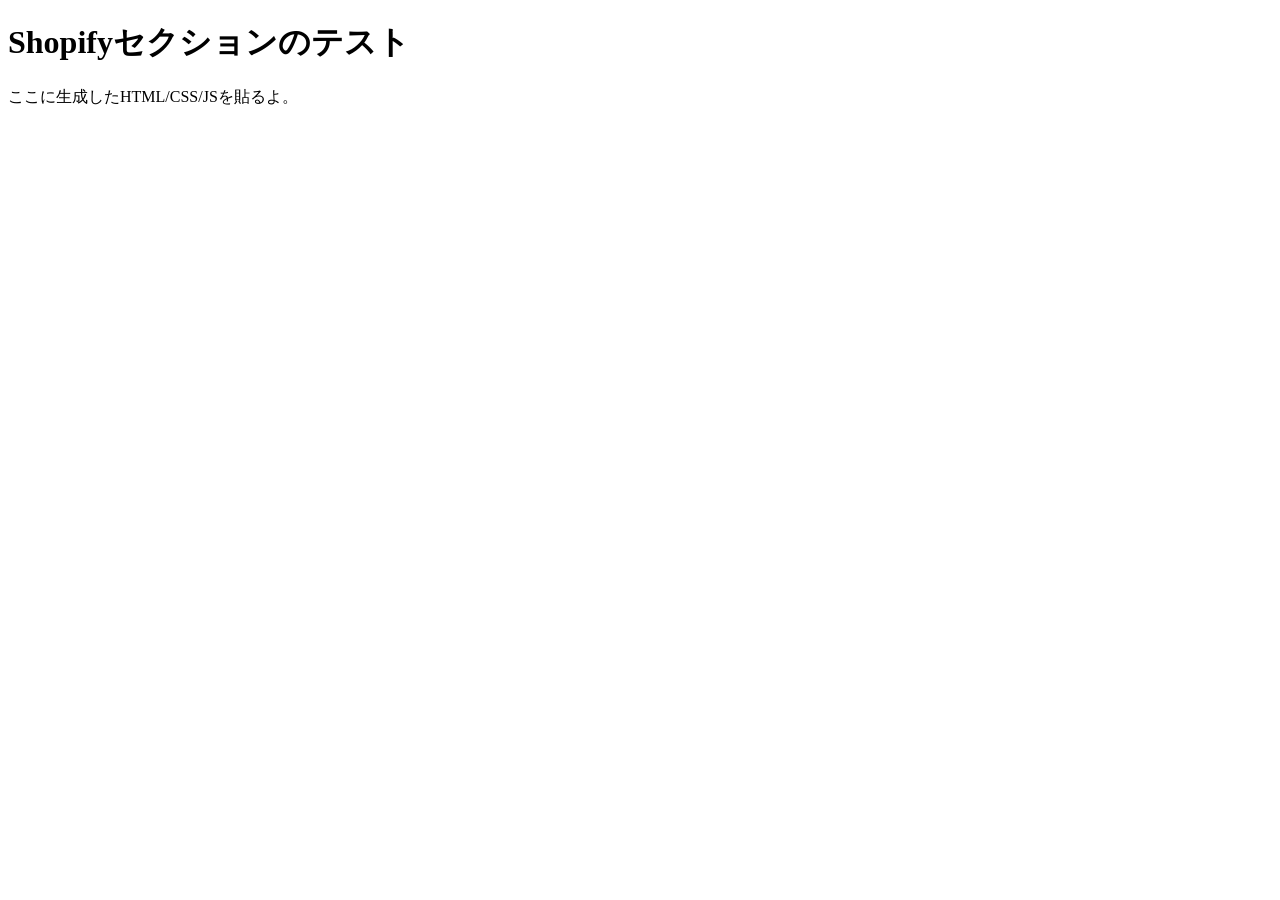
<file: index.html>
<!DOCTYPE html>
<html lang="en">
<head>
    <meta charset="UTF-8">
    <meta name="viewport" content="width=device-width, initial-scale=1.0">
    <title>Document</title>
</head>
<body>
    <h1>Shopifyセクションのテスト</h1>
<p>ここに生成したHTML/CSS/JSを貼るよ。</p>

</body>
</html>
</file>
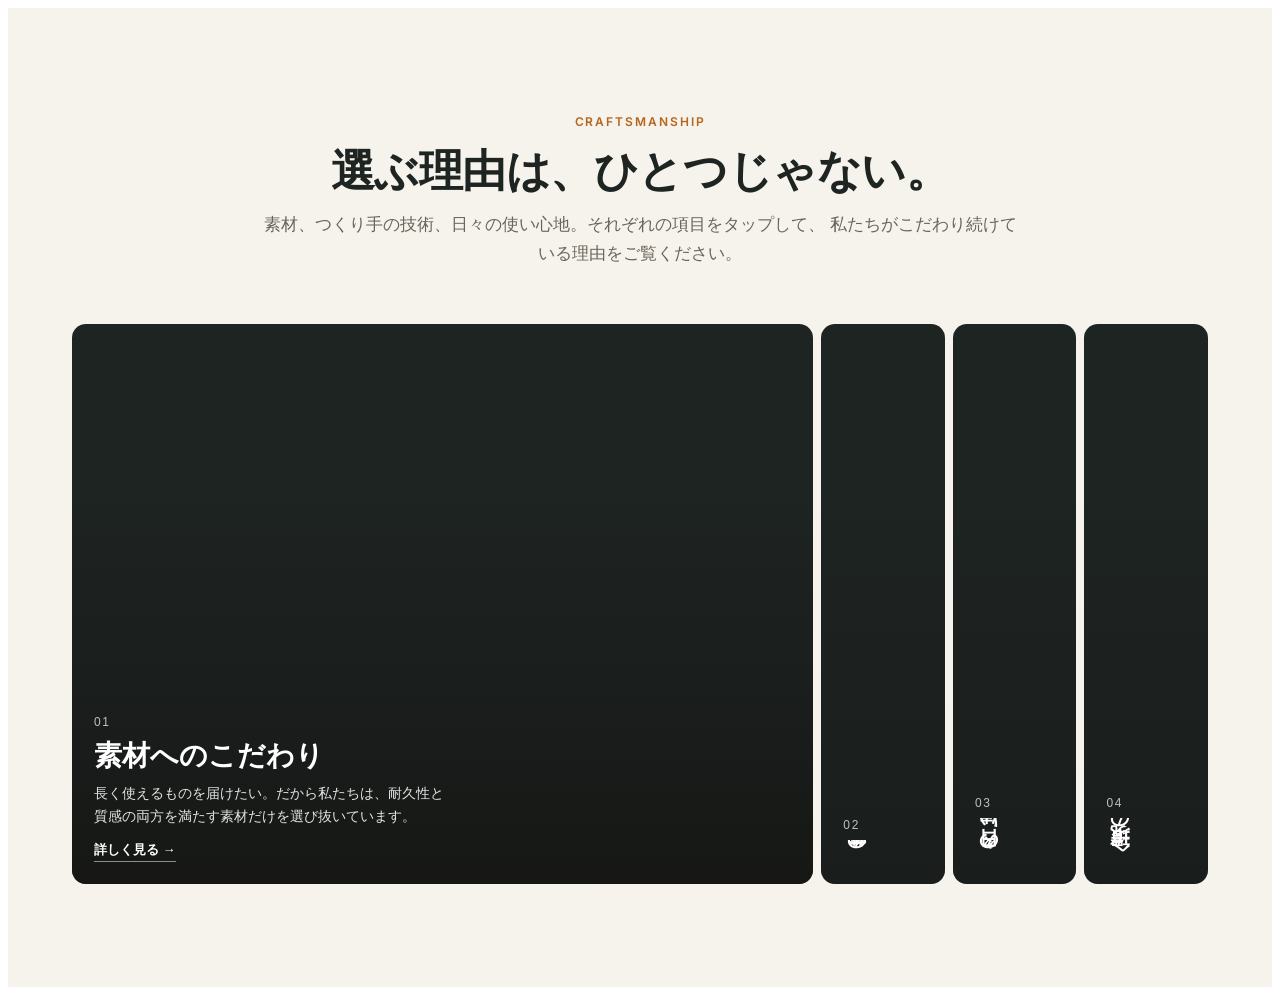
<file: iphone/index.html>
<!DOCTYPE html>
<html lang="ja">
<head>
<meta charset="UTF-8" />
<meta name="viewport" content="width=device-width, initial-scale=1.0" />
<title>Image Accordion セクション - プレビュー</title>

<link rel="preconnect" href="https://fonts.googleapis.com" />
<link href="https://fonts.googleapis.com/css2?family=Fraunces:wght@500;600&family=Inter:wght@400;500;600&display=swap" rel="stylesheet" />

<link rel="stylesheet" href="image-accordion.css" />
</head>
<body>

<section class="ia-section" data-image-accordion>
  <div class="ia-header">
    <span class="ia-eyebrow">Craftsmanship</span>
    <h2 class="ia-title">選ぶ理由は、ひとつじゃない。</h2>
    <p class="ia-lead">
      素材、つくり手の技術、日々の使い心地。それぞれの項目をタップして、
      私たちがこだわり続けている理由をご覧ください。
    </p>
  </div>

  <div class="ia-accordion" role="list">

    <button class="ia-item is-active" role="listitem" style="--ia-delay:0ms">
      <span class="ia-item__media" style="background-image:url('https://images.unsplash.com/photo-1516035069371-29a1b244cc32?w=1200&q=80');"></span>
      <span class="ia-item__scrim"></span>
      <span class="ia-item__body">
        <span class="ia-item__index">01</span>
        <span class="ia-item__title">素材へのこだわり</span>
        <span class="ia-item__desc">
          長く使えるものを届けたい。だから私たちは、耐久性と質感の両方を満たす素材だけを選び抜いています。
        </span>
        <a href="#" class="ia-item__link">詳しく見る →</a>
      </span>
    </button>

    <button class="ia-item" role="listitem">
      <span class="ia-item__media" style="background-image:url('https://images.unsplash.com/photo-1495474472287-4d71bcdd2085?w=1200&q=80');"></span>
      <span class="ia-item__scrim"></span>
      <span class="ia-item__body">
        <span class="ia-item__index">02</span>
        <span class="ia-item__title">手仕事の技術</span>
        <span class="ia-item__desc">
          一つひとつ、職人の手によって丁寧に仕上げられています。均一な量産品にはない表情がここにあります。
        </span>
        <a href="#" class="ia-item__link">詳しく見る →</a>
      </span>
    </button>

    <button class="ia-item" role="listitem">
      <span class="ia-item__media" style="background-image:url('https://images.unsplash.com/photo-1483985988355-763728e1935b?w=1200&q=80');"></span>
      <span class="ia-item__scrim"></span>
      <span class="ia-item__body">
        <span class="ia-item__index">03</span>
        <span class="ia-item__title">日々の使い心地</span>
        <span class="ia-item__desc">
          手に取った瞬間からわかる違いを。毎日使うものだからこそ、細部の感触にまでこだわりました。
        </span>
        <a href="#" class="ia-item__link">詳しく見る →</a>
      </span>
    </button>

    <button class="ia-item" role="listitem">
      <span class="ia-item__media" style="background-image:url('https://images.unsplash.com/photo-1441984904996-e0b6ba687e04?w=1200&q=80');"></span>
      <span class="ia-item__scrim"></span>
      <span class="ia-item__body">
        <span class="ia-item__index">04</span>
        <span class="ia-item__title">環境への配慮</span>
        <span class="ia-item__desc">
          資材の調達から梱包まで、環境負荷をできる限り抑える方法を選び続けています。
        </span>
        <a href="#" class="ia-item__link">詳しく見る →</a>
      </span>
    </button>

  </div>
</section>

<script src="image-accordion.js"></script>
</body>
</html>
</file>
<file: iphone/image-accordion.css>
/* ==========================================================================
   Image Accordion Section
   共通スタイルシート（Shopifyセクション／通常HTML兼用）
   -------------------------------------------------------------------------
   トークン
   Color   : --ia-bg #F6F3EC / --ia-ink #1E2422 / --ia-accent #B5651D
             --ia-panel #ffffff / --ia-muted #6B6459
   Type    : 見出し = "Fraunces"（セリフ・キャラクター強め）
             本文   = "Inter"（サンセリフ・可読性重視）
   Layout  : 横並びアコーディオン（PC）→ 縦積みアコーディオン（モバイル）
   Signature: クリックした項目だけがゆっくり「呼吸」するように拡大し、
              画像にグレインオーバーレイがかかる質感
   ========================================================================== */

.ia-section {
  --ia-bg: #f6f3ec;
  --ia-ink: #1e2422;
  --ia-accent: #b5651d;
  --ia-panel: #ffffff;
  --ia-muted: #6b6459;
  --ia-radius: 14px;
  --ia-transition: 700ms cubic-bezier(0.16, 1, 0.3, 1);

  background: var(--ia-bg);
  color: var(--ia-ink);
  padding: clamp(56px, 8vw, 120px) clamp(20px, 5vw, 64px);
  font-family: "Inter", -apple-system, "Hiragino Kaku Gothic ProN", sans-serif;
}

.ia-section * {
  box-sizing: border-box;
}

.ia-header {
  max-width: 760px;
  margin: 0 auto clamp(32px, 5vw, 56px);
  text-align: center;
}

.ia-eyebrow {
  display: inline-block;
  font-size: 12px;
  letter-spacing: 0.16em;
  text-transform: uppercase;
  color: var(--ia-accent);
  margin-bottom: 14px;
  font-weight: 600;
}

.ia-title {
  font-family: "Fraunces", "Noto Serif JP", serif;
  font-size: clamp(28px, 4vw, 44px);
  line-height: 1.25;
  font-weight: 600;
  margin: 0 0 12px;
  letter-spacing: -0.01em;
}

.ia-lead {
  font-size: clamp(15px, 1.4vw, 17px);
  color: var(--ia-muted);
  line-height: 1.7;
  margin: 0;
}

/* --------------------------------------------------------------------
   アコーディオン本体
-------------------------------------------------------------------- */
.ia-accordion {
  display: flex;
  gap: 8px;
  width: 100%;
  max-width: 1280px;
  margin: 0 auto;
  height: clamp(420px, 56vw, 560px);
}

.ia-item {
  position: relative;
  flex: 1 1 0;
  min-width: 64px;
  border-radius: var(--ia-radius);
  overflow: hidden;
  cursor: pointer;
  background: var(--ia-ink);
  border: none;
  padding: 0;
  text-align: left;
  transition: flex-grow var(--ia-transition);

  /* スクロール時のスタガーフェードイン */
  opacity: 0;
  transform: translateY(24px);
}

.ia-item.is-visible {
  animation: ia-rise 800ms cubic-bezier(0.16, 1, 0.3, 1) forwards;
  animation-delay: var(--ia-delay, 0ms);
}

@keyframes ia-rise {
  to {
    opacity: 1;
    transform: translateY(0);
  }
}

.ia-item.is-active {
  flex-grow: 6;
}

.ia-item:not(.is-active) {
  flex-grow: 1;
}

.ia-item__media {
  position: absolute;
  inset: 0;
  background-size: cover;
  background-position: center;
  transform: scale(1.06);
  transition: transform var(--ia-transition);
}

.ia-item.is-active .ia-item__media {
  transform: scale(1);
}

.ia-item__scrim {
  position: absolute;
  inset: 0;
  background: linear-gradient(
    180deg,
    rgba(20, 20, 18, 0) 30%,
    rgba(20, 20, 18, 0.78) 100%
  );
  transition: opacity var(--ia-transition);
}

.ia-item:not(.is-active) .ia-item__scrim {
  opacity: 0.55;
}

.ia-item__body {
  position: absolute;
  left: 0;
  right: 0;
  bottom: 0;
  padding: 22px;
  color: #fff;
  display: flex;
  flex-direction: column;
  gap: 8px;
}

.ia-item__index {
  font-size: 12px;
  letter-spacing: 0.14em;
  color: rgba(255, 255, 255, 0.72);
  writing-mode: horizontal-tb;
}

.ia-item__title {
  font-family: "Fraunces", "Noto Serif JP", serif;
  font-size: 19px;
  font-weight: 600;
  line-height: 1.3;
  white-space: nowrap;
  overflow: hidden;
  text-overflow: ellipsis;

  /* 折りたたみ時は縦書き風にタイトルだけ表示 */
  writing-mode: vertical-rl;
  transform: rotate(180deg);
  max-height: 260px;
}

.ia-item.is-active .ia-item__title {
  writing-mode: horizontal-tb;
  transform: none;
  white-space: normal;
  font-size: clamp(20px, 2.2vw, 28px);
  max-height: none;
}

.ia-item__desc {
  font-size: 14px;
  line-height: 1.7;
  max-width: 46ch;
  color: rgba(255, 255, 255, 0.88);

  display: none;
}

.ia-item.is-active .ia-item__desc {
  display: block;
  animation: ia-fade-in 500ms ease 120ms both;
}

@keyframes ia-fade-in {
  from {
    opacity: 0;
    transform: translateY(6px);
  }
  to {
    opacity: 1;
    transform: translateY(0);
  }
}

.ia-item__link {
  display: none;
  align-items: center;
  gap: 6px;
  margin-top: 4px;
  font-size: 13px;
  font-weight: 600;
  color: #fff;
  text-decoration: none;
  border-bottom: 1px solid rgba(255, 255, 255, 0.5);
  width: fit-content;
  padding-bottom: 2px;
}

.ia-item.is-active .ia-item__link {
  display: inline-flex;
}

.ia-item:focus-visible {
  outline: 3px solid var(--ia-accent);
  outline-offset: 3px;
}

/* --------------------------------------------------------------------
   レスポンシブ（モバイル：縦積みアコーディオン）
-------------------------------------------------------------------- */
@media (max-width: 767px) {
  .ia-accordion {
    flex-direction: column;
    height: auto;
  }

  .ia-item {
    height: 72px;
    transition: height var(--ia-transition);
  }

  .ia-item.is-active {
    height: 420px;
  }

  .ia-item__title {
    writing-mode: horizontal-tb;
    transform: none;
    white-space: nowrap;
  }

  .ia-item:not(.is-active) .ia-item__title {
    font-size: 16px;
  }
}

/* 動きを減らす設定への配慮 */
@media (prefers-reduced-motion: reduce) {
  .ia-item,
  .ia-item__media,
  .ia-item__scrim,
  .ia-item__title,
  .ia-item.is-visible {
    transition: none !important;
    animation: none !important;
    opacity: 1 !important;
    transform: none !important;
  }
}
</file>
